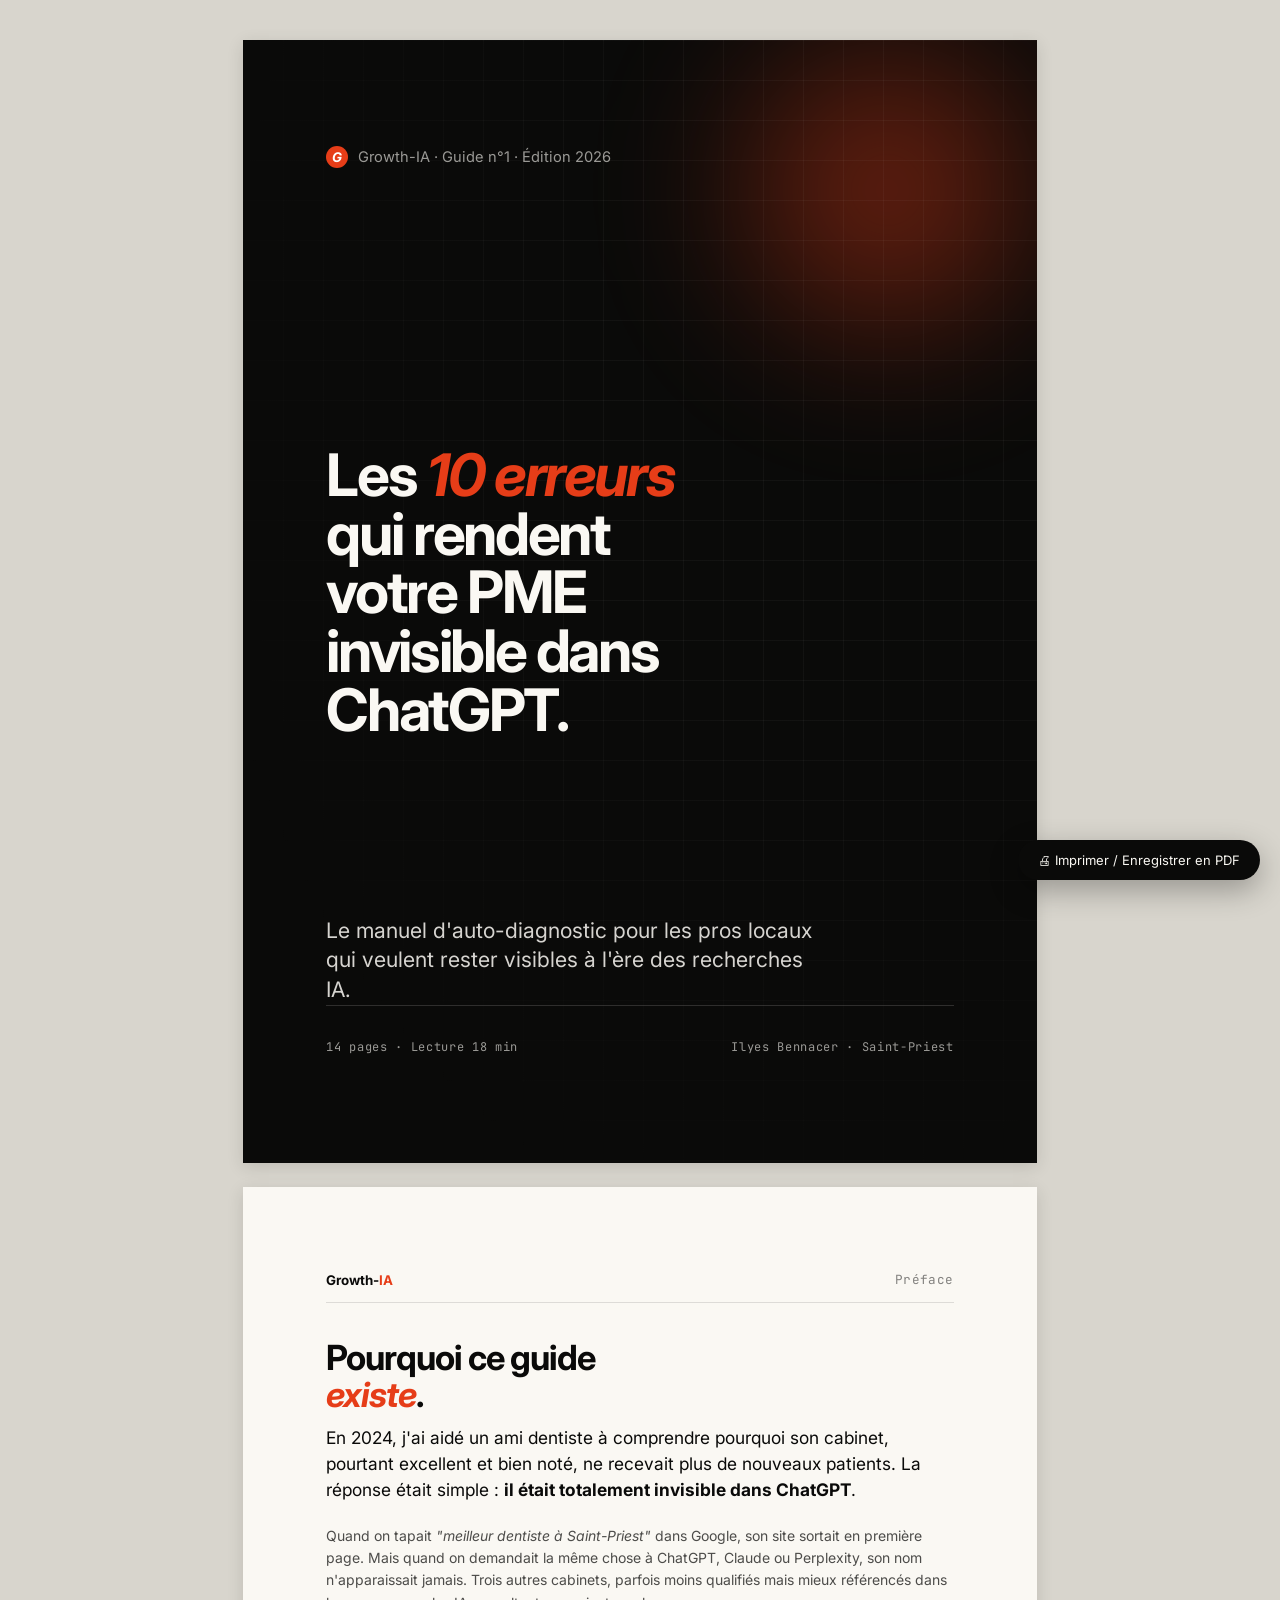
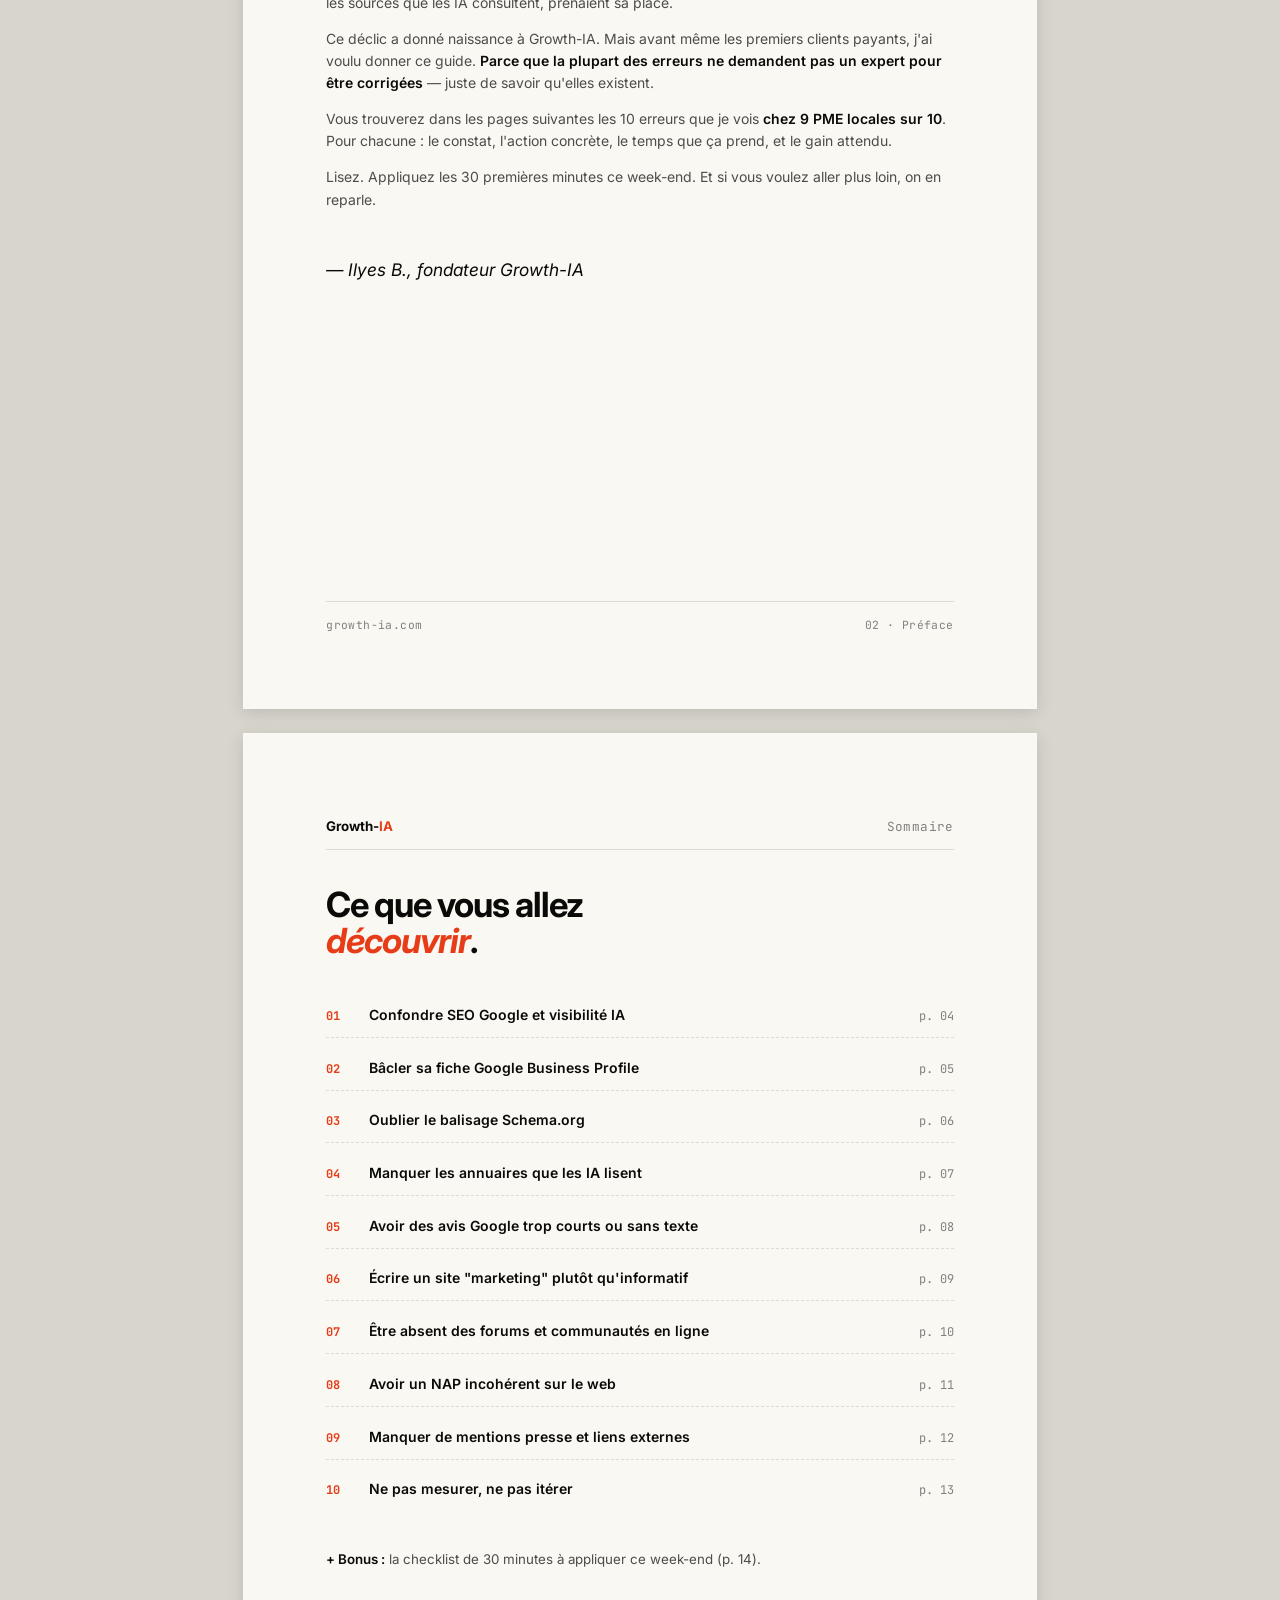
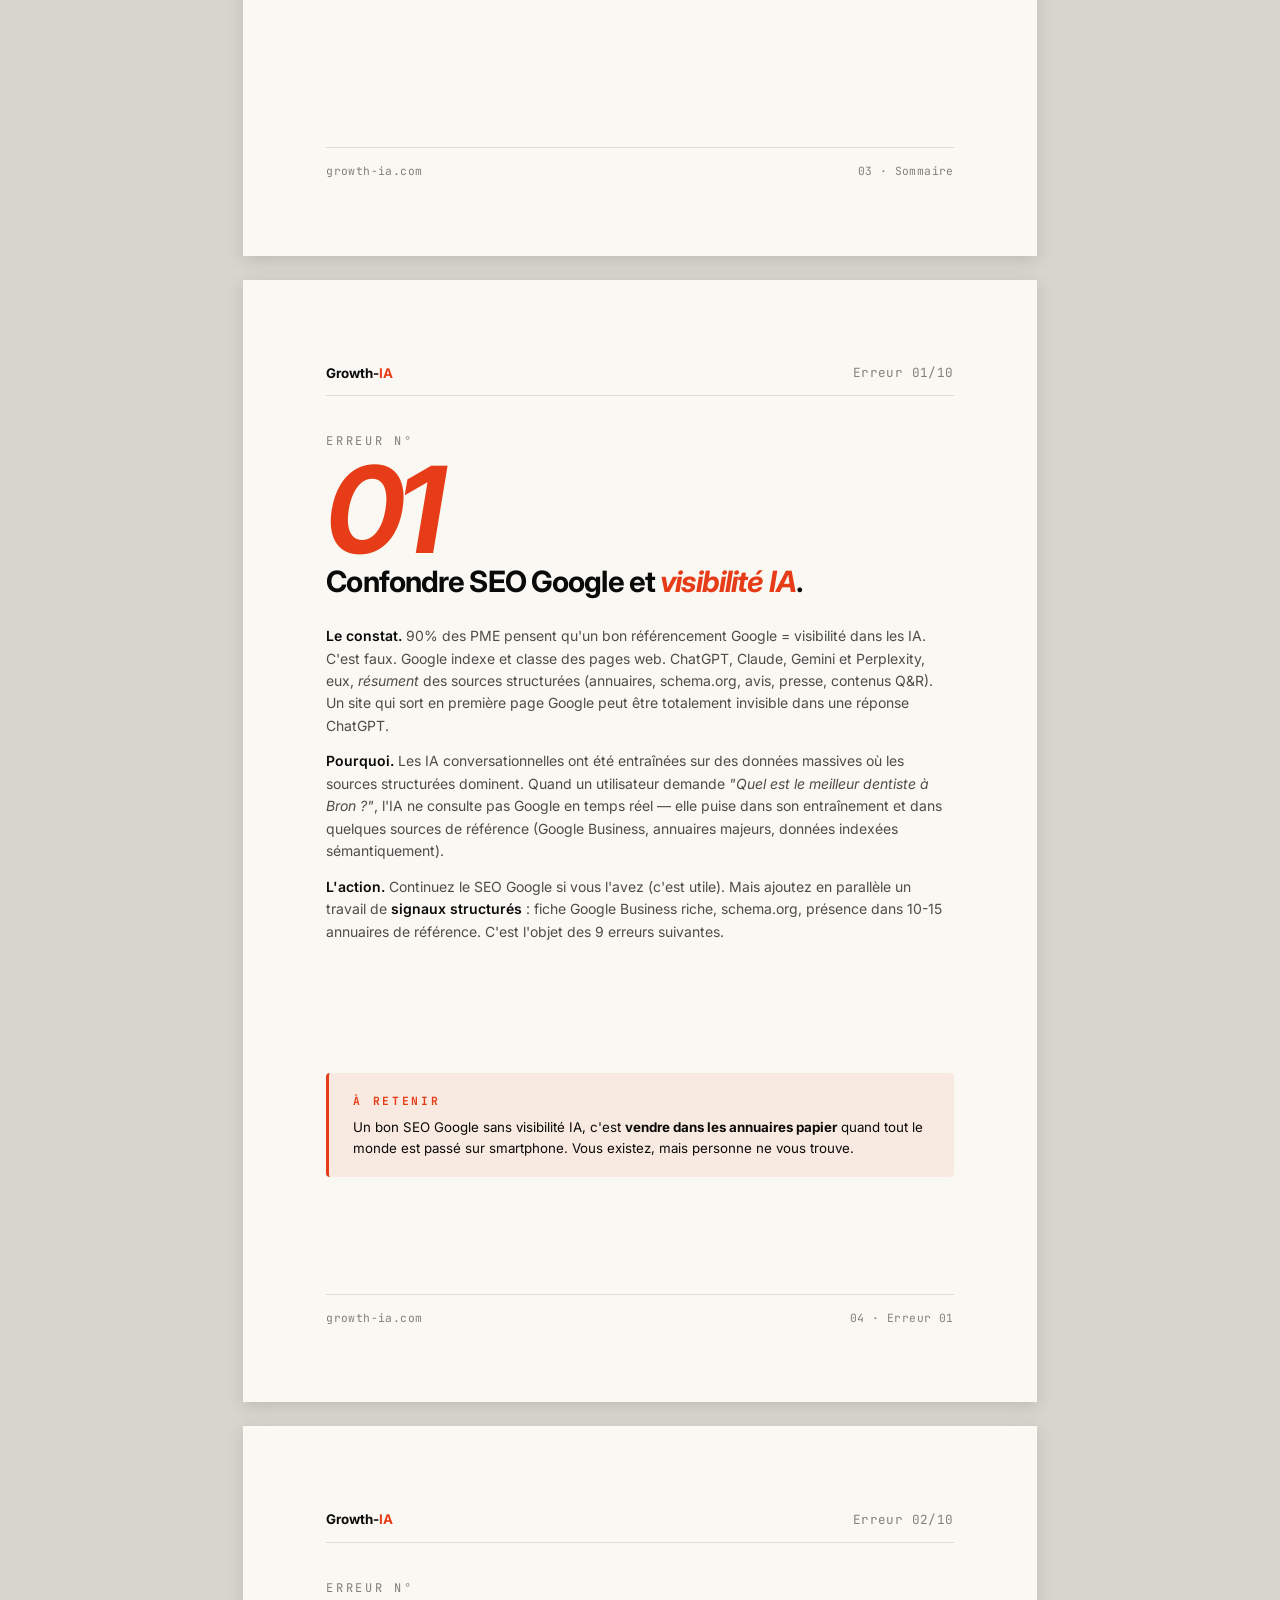
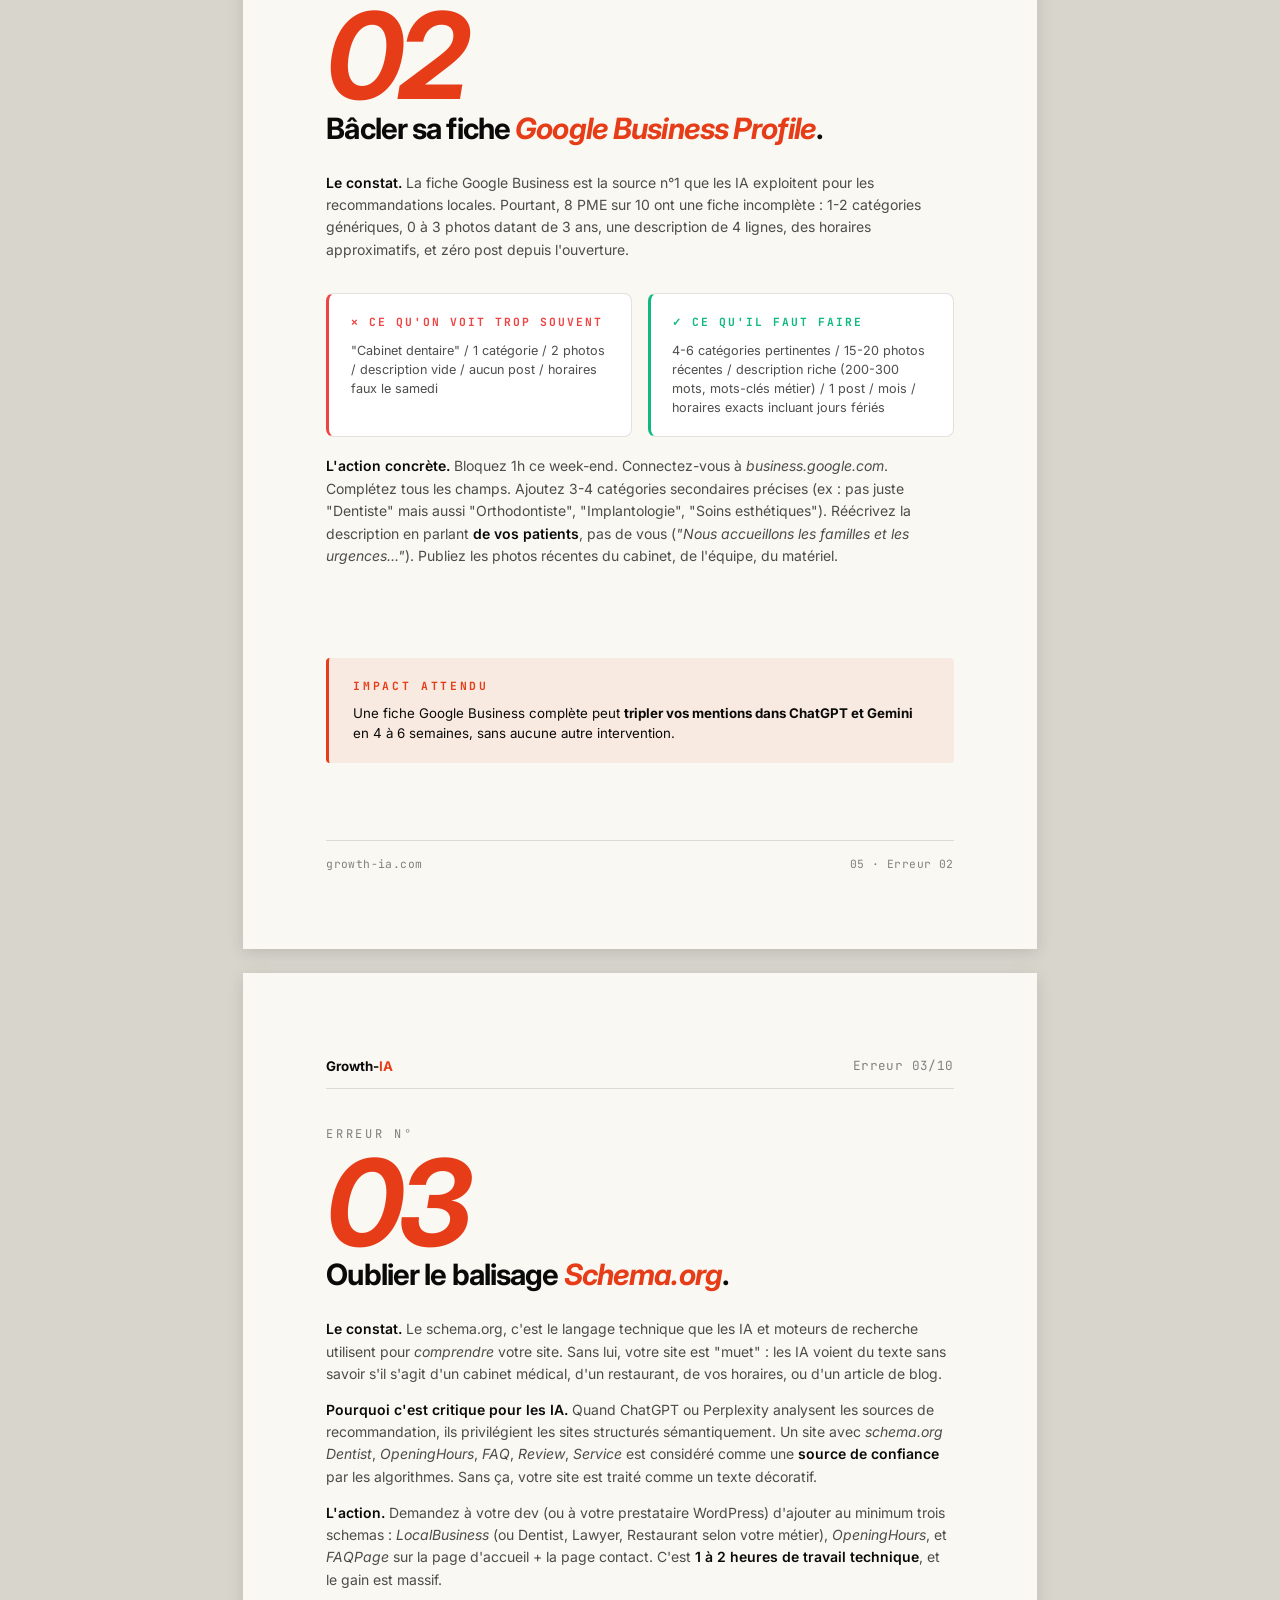
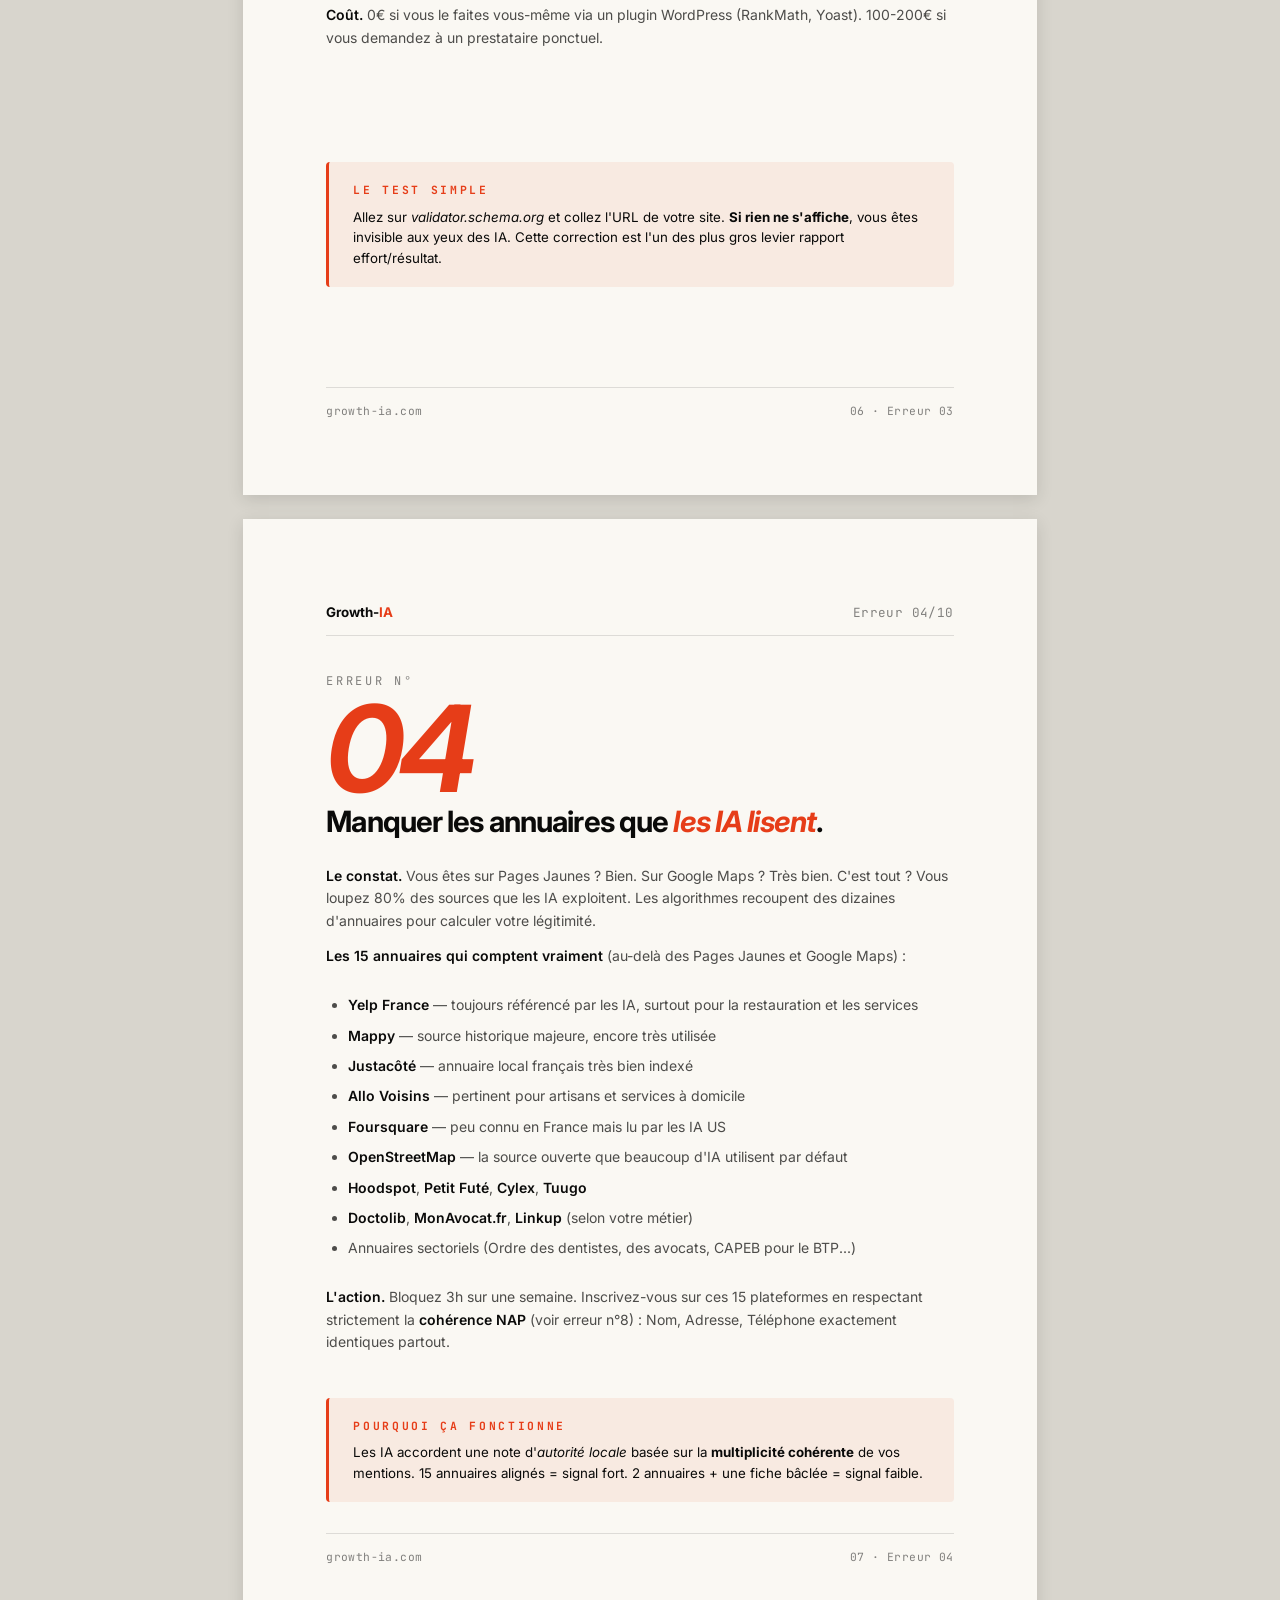
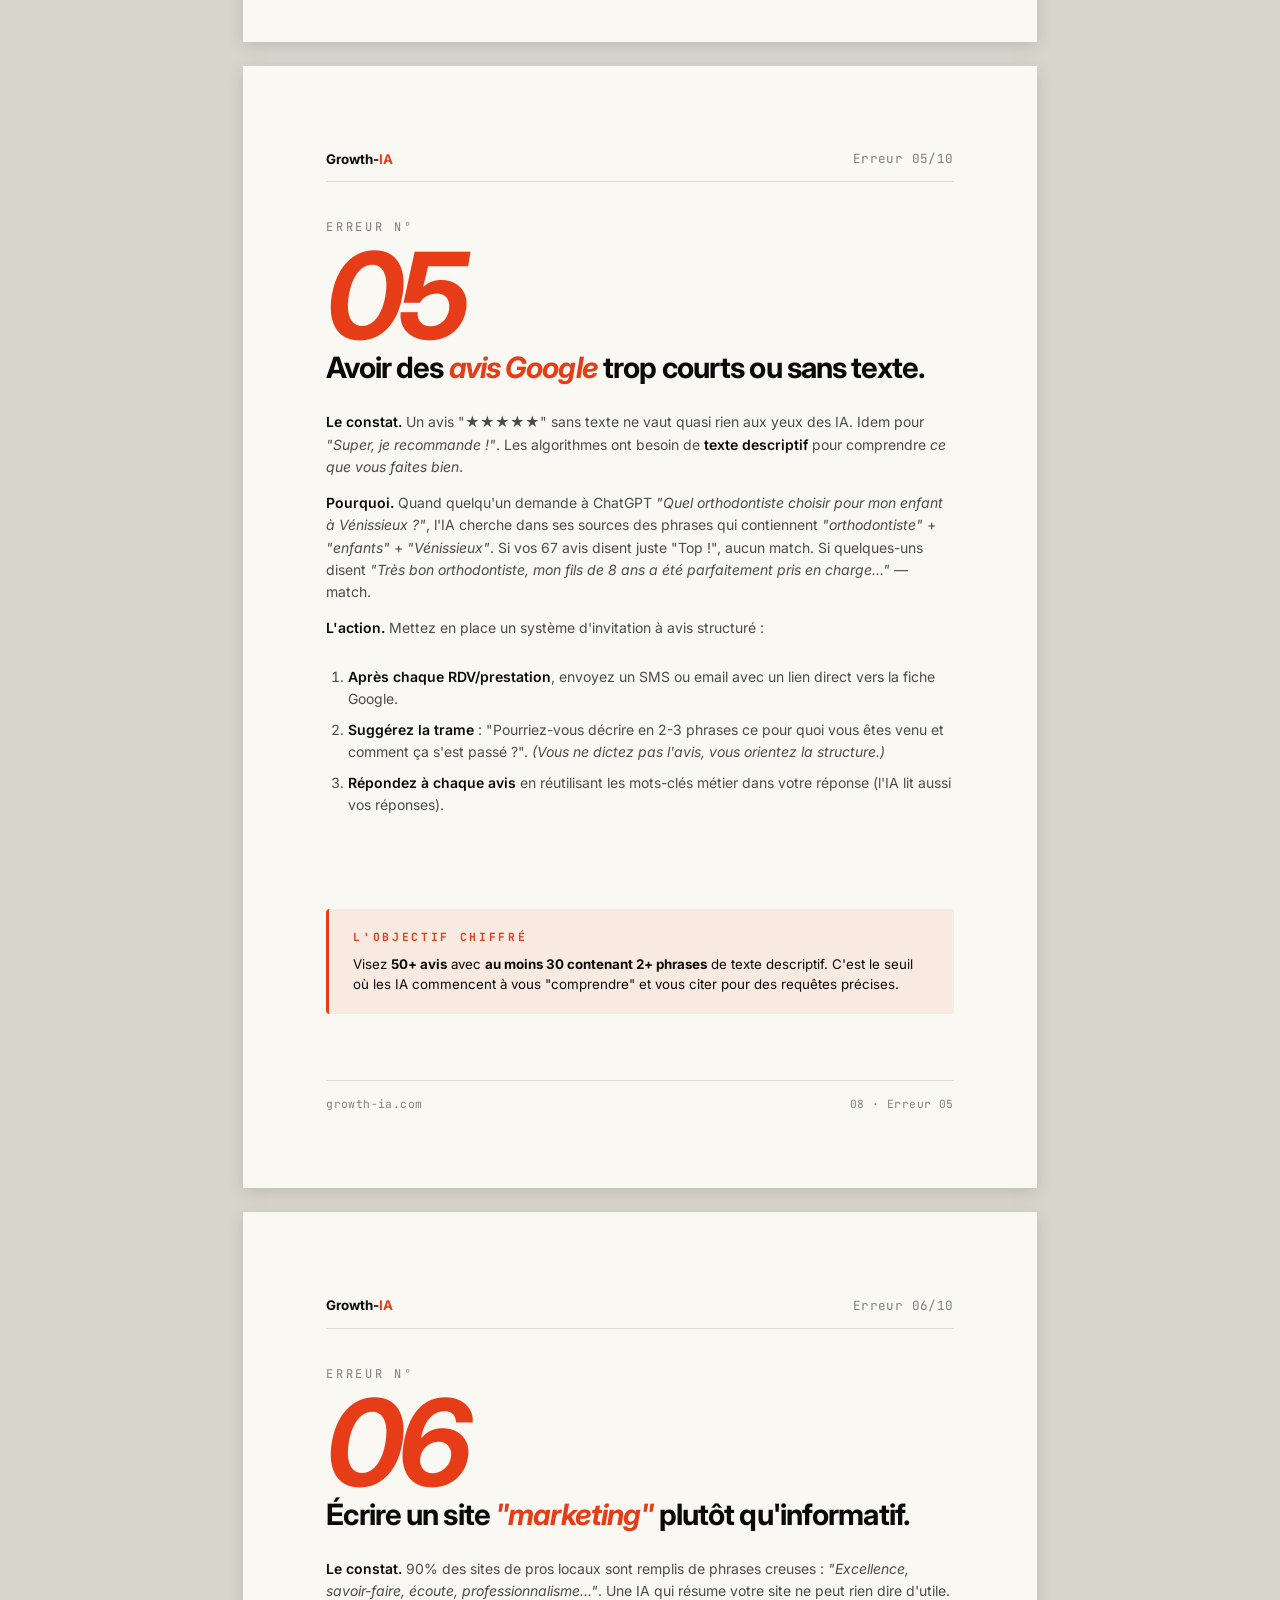
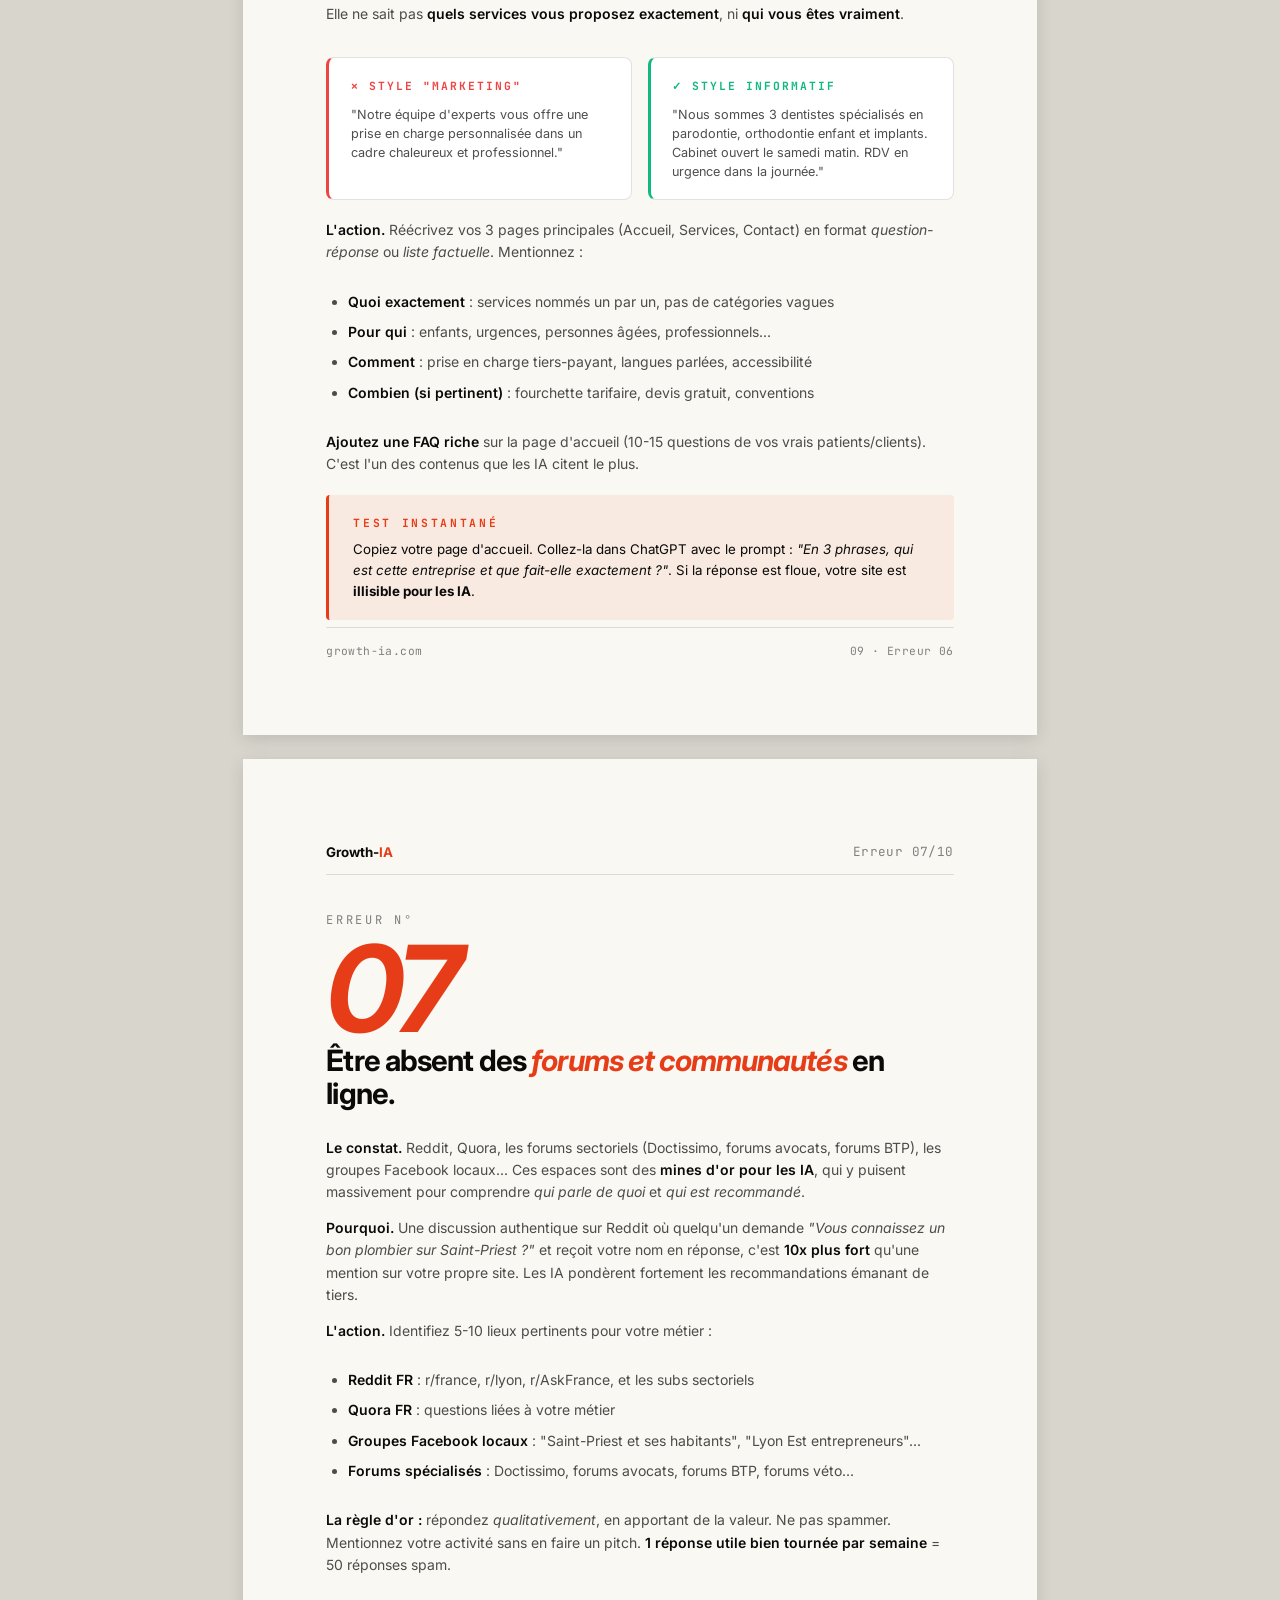
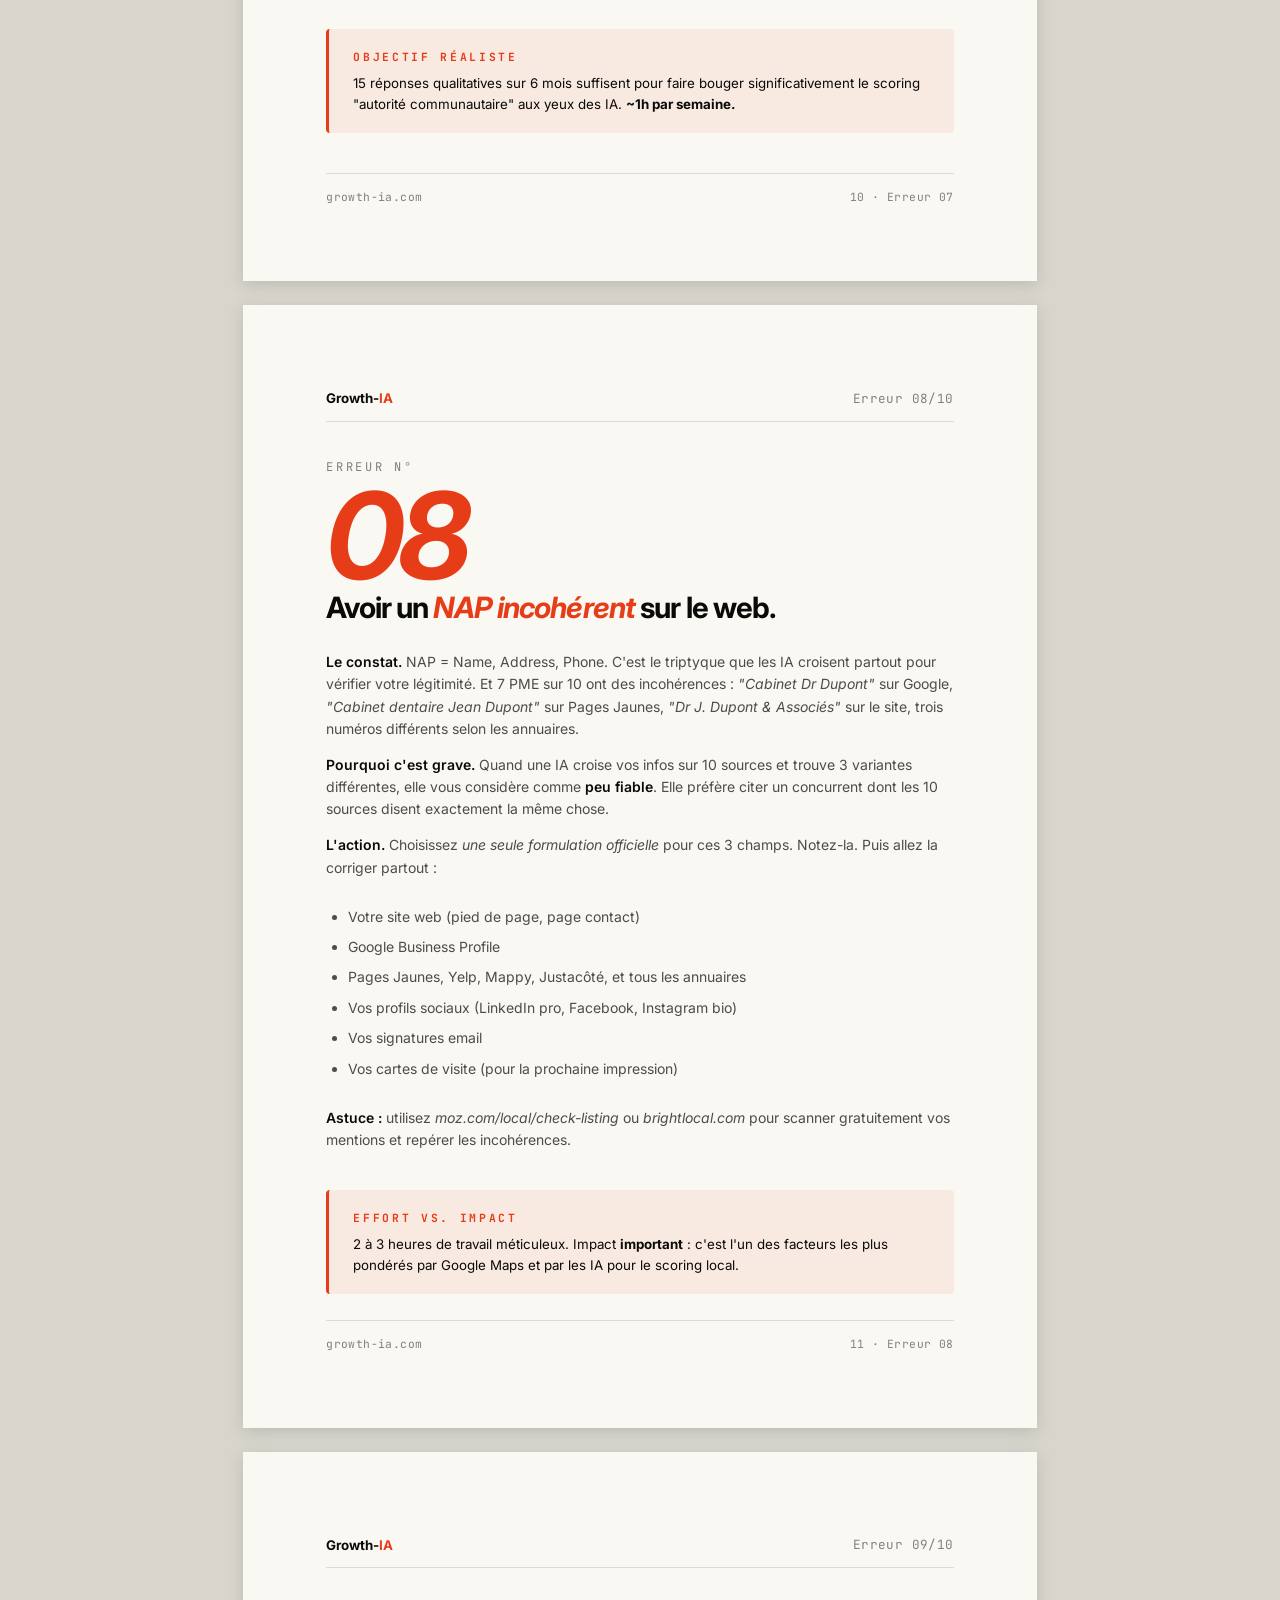
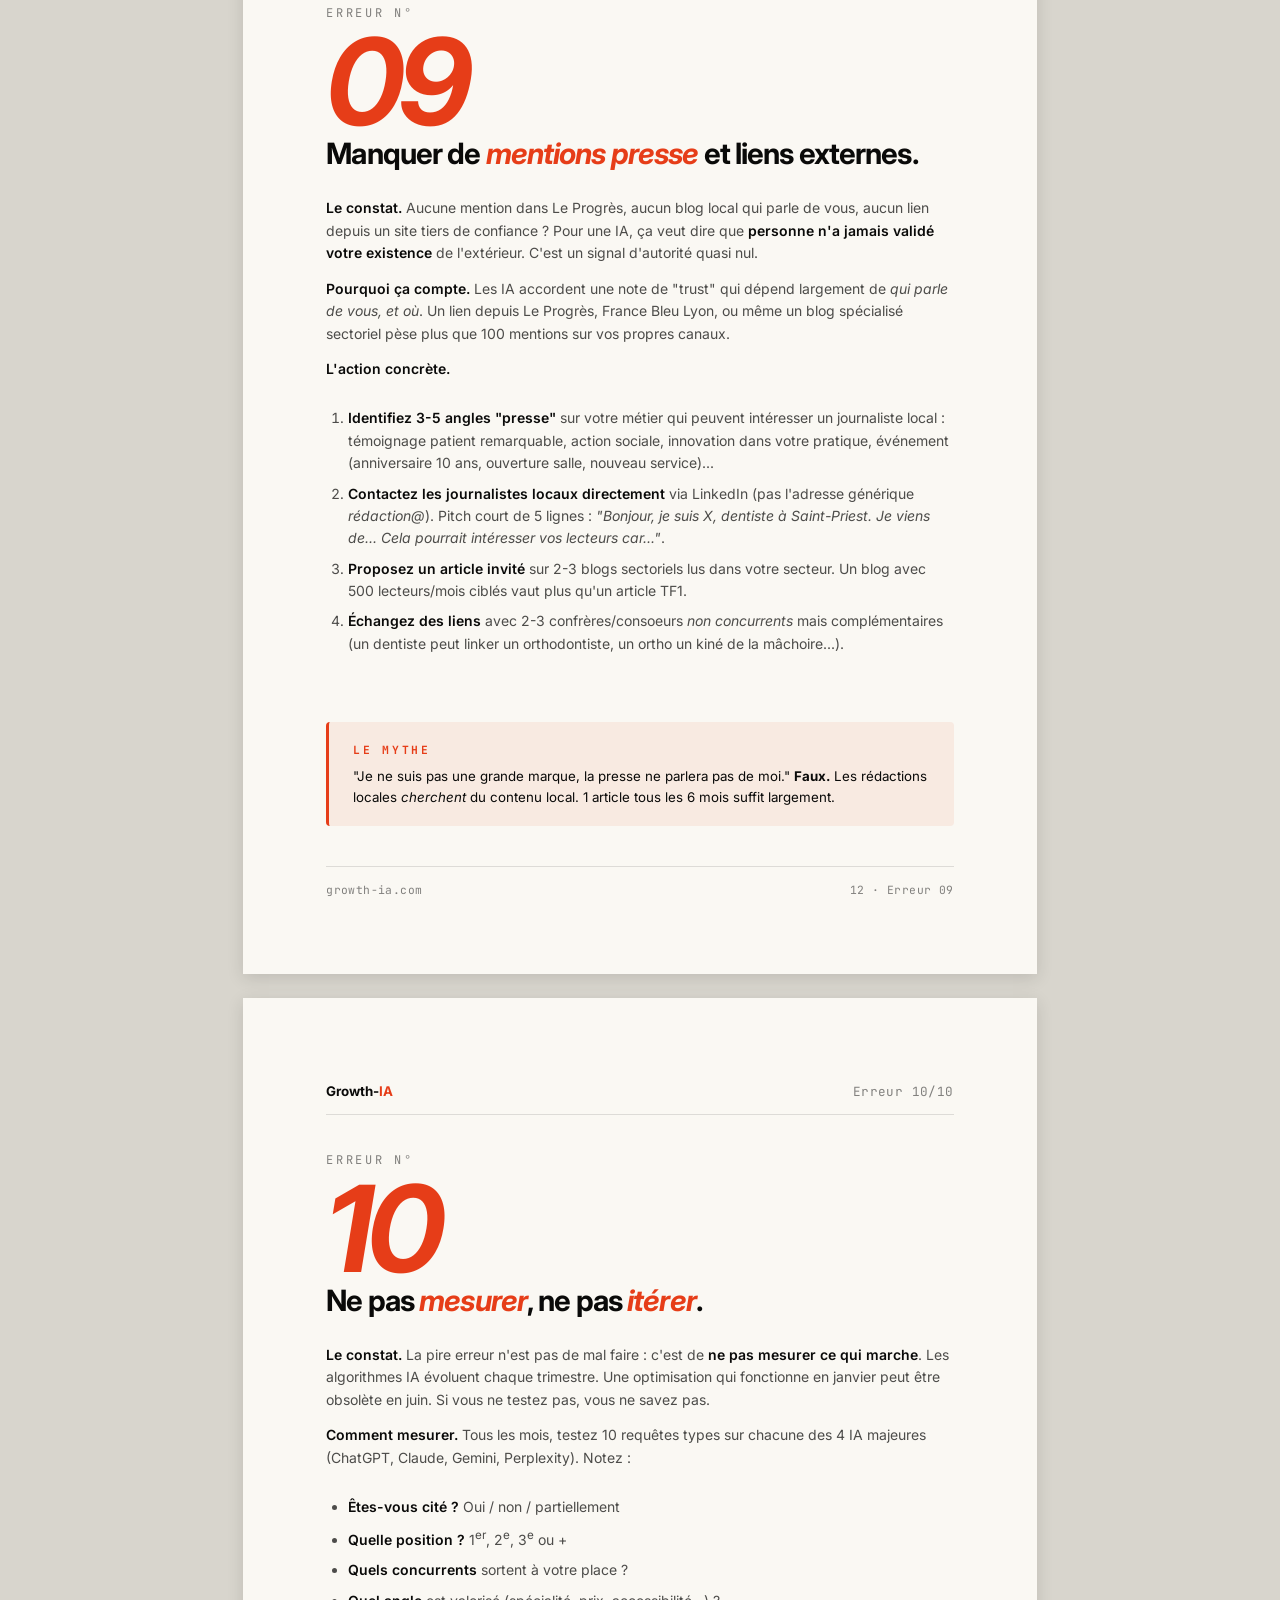
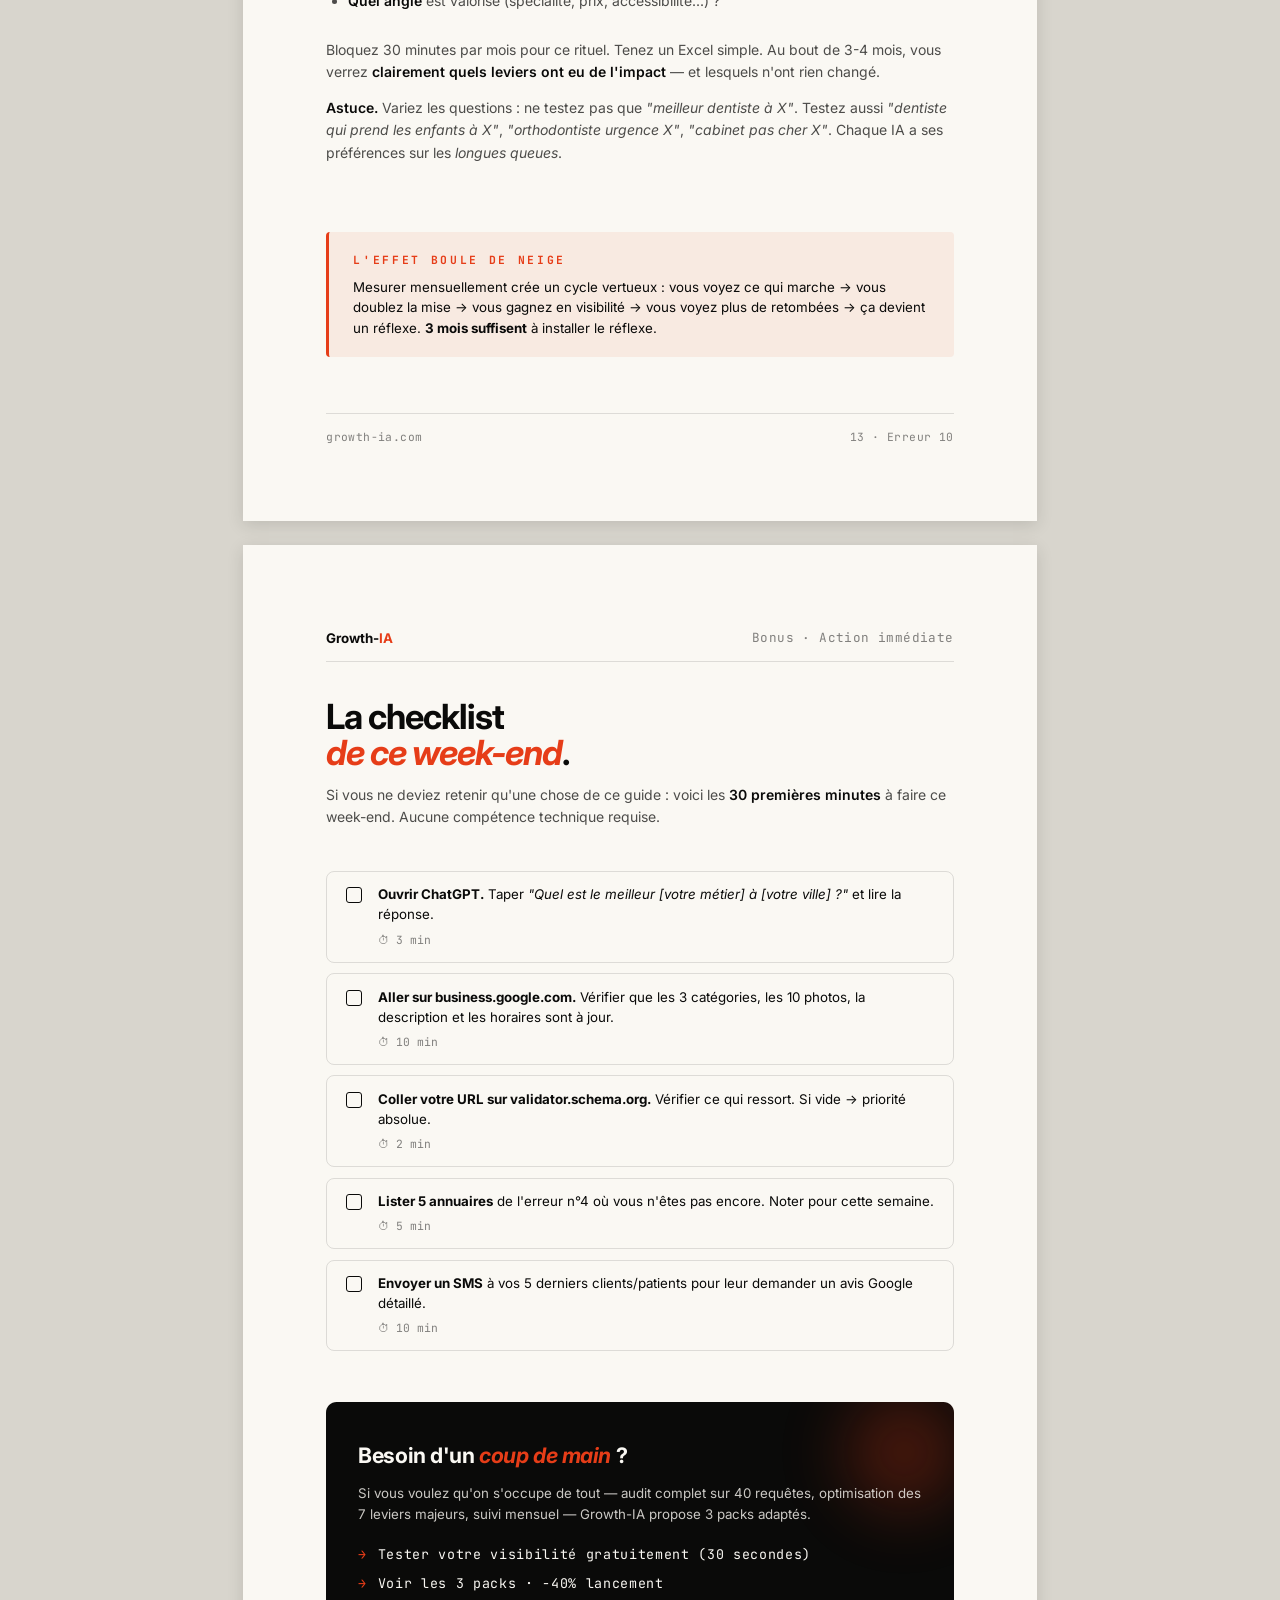
<file: guide-10-erreurs.html>
<!DOCTYPE html>
<html lang="fr">
<head>
<meta charset="UTF-8">
<title>Les 10 erreurs qui rendent votre PME invisible dans ChatGPT · Growth-IA</title>
<link rel="preconnect" href="https://fonts.googleapis.com">
<link rel="preconnect" href="https://fonts.gstatic.com" crossorigin>
<link href="https://fonts.googleapis.com/css2?family=Inter:wght@300;400;500;600;700;800&family=JetBrains+Mono:wght@400;500&display=swap" rel="stylesheet">
<style>
  :root {
    --paper: #faf8f3;
    --ink: #0a0a09;
    --ink-soft: rgba(10,10,9,0.72);
    --ink-mute: rgba(10,10,9,0.5);
    --accent: #e63d18;
    --accent-soft: rgba(230,61,24,0.08);
    --border: rgba(10,10,9,0.12);
    --bg-card: #fff;
  }
  * { box-sizing: border-box; margin: 0; padding: 0; }
  html, body { background: #d8d5cd; color: var(--ink); font-family: 'Inter', sans-serif; line-height: 1.55; }
  body { padding: 40px 20px; }

  /* A4 page */
  .page {
    width: 210mm;
    min-height: 297mm;
    max-width: 100%;
    margin: 0 auto 24px;
    background: var(--paper);
    padding: 22mm 22mm 20mm;
    position: relative;
    box-shadow: 0 4px 16px rgba(0,0,0,0.12);
    page-break-after: always;
    display: flex;
    flex-direction: column;
  }
  .page:last-child { page-break-after: avoid; margin-bottom: 0; }

  /* Header */
  .pg-header {
    display: flex;
    justify-content: space-between;
    align-items: center;
    padding-bottom: 12px;
    border-bottom: 1px solid var(--border);
    margin-bottom: 36px;
    font-family: 'JetBrains Mono', monospace;
    font-size: 9.5pt;
    color: var(--ink-mute);
    letter-spacing: 0.4px;
  }
  .pg-header .brand {
    font-family: 'Inter', sans-serif;
    font-weight: 700;
    color: var(--ink);
    letter-spacing: 0;
    text-transform: none;
    font-size: 10pt;
  }
  .pg-header .brand .dot { color: var(--accent); }
  .pg-footer {
    margin-top: auto;
    padding-top: 14px;
    border-top: 1px solid var(--border);
    display: flex;
    justify-content: space-between;
    font-family: 'JetBrains Mono', monospace;
    font-size: 8.5pt;
    color: var(--ink-mute);
    letter-spacing: 0.4px;
  }

  /* Typography */
  h1, h2, h3, h4 { font-weight: 700; color: var(--ink); letter-spacing: -0.02em; }
  h1 { font-size: 44pt; line-height: 1; letter-spacing: -0.04em; }
  h1 em { font-style: italic; color: var(--accent); font-weight: 700; }
  h2 { font-size: 26pt; line-height: 1.05; margin-bottom: 10pt; letter-spacing: -0.03em; }
  h2 em { font-style: italic; color: var(--accent); }
  h3 { font-size: 14pt; margin-bottom: 8pt; }
  h4 { font-size: 11pt; text-transform: uppercase; letter-spacing: 1.4pt; color: var(--accent); margin-bottom: 8pt; font-weight: 700; }
  p { font-size: 10.5pt; line-height: 1.6; color: var(--ink-soft); margin-bottom: 10pt; }
  p strong { color: var(--ink); font-weight: 600; }
  p em { font-style: italic; }
  ul, ol { margin: 10pt 0 14pt 16pt; }
  li { font-size: 10.5pt; line-height: 1.6; color: var(--ink-soft); margin-bottom: 6pt; }
  li strong { color: var(--ink); font-weight: 600; }
  .lead { font-size: 13pt; line-height: 1.5; color: var(--ink); font-weight: 400; margin-bottom: 16pt; }
  .lead strong { font-weight: 700; }

  /* Cover */
  .cover {
    background: var(--ink);
    color: var(--paper);
    padding: 0;
    overflow: hidden;
  }
  .cover-inner {
    padding: 28mm 22mm;
    flex: 1;
    display: flex;
    flex-direction: column;
    position: relative;
  }
  .cover-bg {
    position: absolute;
    inset: 0;
    background-image:
      linear-gradient(rgba(250,248,243,0.04) 1px, transparent 1px),
      linear-gradient(90deg, rgba(250,248,243,0.04) 1px, transparent 1px);
    background-size: 40px 40px;
    mask-image: radial-gradient(ellipse at 70% 30%, black 30%, transparent 80%);
    pointer-events: none;
  }
  .cover-orb {
    position: absolute;
    top: -100px; right: -100px;
    width: 500px; height: 500px;
    background: radial-gradient(circle, var(--accent), transparent 60%);
    border-radius: 50%;
    filter: blur(60px);
    opacity: 0.5;
  }
  .cover h1 { color: var(--paper); margin: auto 0; }
  .cover h1 em { color: var(--accent); }
  .cover-eyebrow {
    font-family: 'JetBrains Mono', monospace;
    font-size: 10pt;
    letter-spacing: 2pt;
    color: var(--accent);
    text-transform: uppercase;
    margin-bottom: 16pt;
    position: relative;
    z-index: 1;
  }
  .cover-eyebrow .dot {
    display: inline-block;
    width: 8px; height: 8px;
    background: var(--accent);
    border-radius: 50%;
    margin-right: 10pt;
    vertical-align: middle;
  }
  .cover-meta {
    display: flex;
    justify-content: space-between;
    font-family: 'JetBrains Mono', monospace;
    font-size: 9pt;
    color: rgba(250,248,243,0.6);
    letter-spacing: 0.5pt;
    padding-top: 24pt;
    border-top: 1px solid rgba(250,248,243,0.15);
    position: relative;
    z-index: 1;
  }
  .cover-sub {
    font-size: 16pt;
    color: rgba(250,248,243,0.85);
    margin-top: 28pt;
    line-height: 1.4;
    max-width: 80%;
    position: relative;
    z-index: 1;
  }
  .cover-brand {
    font-family: 'Inter', sans-serif;
    font-size: 11pt;
    color: rgba(250,248,243,0.6);
    margin-bottom: auto;
    position: relative;
    z-index: 1;
    display: flex;
    align-items: center;
    gap: 10px;
  }
  .cover-brand-logo {
    width: 22px; height: 22px;
    background: var(--accent);
    border-radius: 50%;
    display: inline-flex;
    align-items: center;
    justify-content: center;
    color: white;
    font-weight: 700;
    font-size: 10pt;
    font-style: italic;
    font-family: 'Inter', sans-serif;
  }

  /* Error pages */
  .err-num {
    font-family: 'Inter', sans-serif;
    font-size: 90pt;
    font-weight: 700;
    line-height: 0.85;
    letter-spacing: -0.05em;
    color: var(--accent);
    font-style: italic;
    margin-bottom: 4pt;
  }
  .err-label {
    font-family: 'JetBrains Mono', monospace;
    font-size: 9pt;
    letter-spacing: 2pt;
    text-transform: uppercase;
    color: var(--ink-mute);
    margin-bottom: 6pt;
  }
  .err-title {
    font-family: 'Inter', sans-serif;
    font-size: 22pt;
    font-weight: 700;
    line-height: 1.1;
    letter-spacing: -0.03em;
    margin-bottom: 20pt;
    color: var(--ink);
  }
  .err-title em { font-style: italic; color: var(--accent); font-weight: 700; }
  .err-callout {
    margin-top: auto;
    background: var(--accent-soft);
    border-left: 3px solid var(--accent);
    padding: 14pt 18pt;
    border-radius: 4px;
  }
  .err-callout .lbl {
    font-family: 'JetBrains Mono', monospace;
    font-size: 8.5pt;
    letter-spacing: 2pt;
    text-transform: uppercase;
    color: var(--accent);
    font-weight: 700;
    margin-bottom: 6pt;
  }
  .err-callout p {
    font-size: 10pt;
    margin-bottom: 0;
    color: var(--ink);
    line-height: 1.55;
  }
  .err-callout p strong { color: var(--ink); font-weight: 700; }

  .err-grid {
    display: grid;
    grid-template-columns: 1fr 1fr;
    gap: 12pt;
    margin: 14pt 0;
  }
  .err-card {
    background: var(--bg-card);
    border: 1px solid var(--border);
    border-radius: 6pt;
    padding: 14pt 16pt;
  }
  .err-card.bad { border-left: 3px solid #ef4444; }
  .err-card.good { border-left: 3px solid #10b981; }
  .err-card h5 {
    font-family: 'JetBrains Mono', monospace;
    font-size: 8.5pt;
    letter-spacing: 1.5pt;
    text-transform: uppercase;
    margin-bottom: 8pt;
  }
  .err-card.bad h5 { color: #ef4444; }
  .err-card.good h5 { color: #10b981; }
  .err-card p { font-size: 9.5pt; margin-bottom: 0; line-height: 1.5; }

  /* Final pages */
  .checklist { margin: 16pt 0; }
  .checklist-item {
    display: flex;
    gap: 12pt;
    padding: 10pt 14pt;
    border: 1px solid var(--border);
    border-radius: 6pt;
    margin-bottom: 8pt;
    align-items: flex-start;
  }
  .checklist-item .box {
    width: 16px; height: 16px;
    border: 1.5px solid var(--ink);
    border-radius: 3px;
    flex-shrink: 0;
    margin-top: 2px;
  }
  .checklist-item .txt { font-size: 10pt; line-height: 1.5; color: var(--ink); }
  .checklist-item .txt strong { font-weight: 700; }
  .checklist-item .time {
    font-family: 'JetBrains Mono', monospace;
    font-size: 8.5pt;
    color: var(--ink-mute);
    margin-top: 4pt;
  }

  .cta-box {
    background: var(--ink);
    color: var(--paper);
    padding: 28pt 24pt;
    border-radius: 8pt;
    margin-top: 14pt;
    position: relative;
    overflow: hidden;
  }
  .cta-box::before {
    content: '';
    position: absolute;
    top: -50px; right: -50px;
    width: 200px; height: 200px;
    background: radial-gradient(circle, var(--accent), transparent 60%);
    border-radius: 50%;
    opacity: 0.4;
    filter: blur(30px);
  }
  .cta-box h3 { color: var(--paper); margin-bottom: 8pt; font-size: 16pt; position: relative; }
  .cta-box h3 em { font-style: italic; color: var(--accent); }
  .cta-box p { color: rgba(250,248,243,0.8); margin-bottom: 14pt; font-size: 10pt; position: relative; }
  .cta-box .links {
    display: flex;
    flex-direction: column;
    gap: 6pt;
    position: relative;
  }
  .cta-box .links a {
    color: var(--paper);
    font-size: 10pt;
    text-decoration: none;
    font-family: 'JetBrains Mono', monospace;
    letter-spacing: 0.5pt;
    display: flex;
    align-items: center;
    gap: 8pt;
  }
  .cta-box .links a::before {
    content: '→';
    color: var(--accent);
    font-weight: 700;
  }

  .toc-list { margin: 16pt 0 0; padding-left: 0; list-style: none; }
  .toc-list li {
    display: flex;
    align-items: baseline;
    padding: 8pt 0;
    border-bottom: 1px dashed var(--border);
    font-size: 10.5pt;
    color: var(--ink);
  }
  .toc-list li:last-child { border-bottom: none; }
  .toc-list .num {
    font-family: 'JetBrains Mono', monospace;
    font-size: 9pt;
    color: var(--accent);
    font-weight: 700;
    min-width: 32pt;
  }
  .toc-list .title { flex: 1; font-weight: 600; }
  .toc-list .pg {
    font-family: 'JetBrains Mono', monospace;
    font-size: 9pt;
    color: var(--ink-mute);
  }

  /* PRINT */
  @media print {
    @page { size: A4; margin: 0; }
    html, body { background: white; padding: 0; }
    .page { box-shadow: none; margin: 0; width: 210mm; height: 297mm; padding: 22mm 22mm 20mm; }
    .no-print { display: none; }
  }

  /* Toolbar */
  .print-toolbar {
    position: fixed;
    bottom: 20px;
    right: 20px;
    background: var(--ink);
    color: var(--paper);
    padding: 12px 20px;
    border-radius: 100px;
    box-shadow: 0 10px 30px rgba(0,0,0,0.3);
    font-family: 'Inter', sans-serif;
    font-size: 13px;
    cursor: pointer;
    border: none;
    display: flex;
    align-items: center;
    gap: 10px;
    z-index: 1000;
  }
  .print-toolbar:hover { background: var(--accent); }
</style>
</head>
<body>

<!-- COVER -->
<div class="page cover">
  <div class="cover-orb"></div>
  <div class="cover-bg"></div>
  <div class="cover-inner">
    <div class="cover-brand">
      <span class="cover-brand-logo">G</span>
      <span>Growth-IA · Guide n°1 · Édition 2026</span>
    </div>

    <h1>Les <em>10 erreurs</em><br>qui rendent<br>votre PME<br>invisible dans<br>ChatGPT.</h1>

    <div class="cover-sub">Le manuel d'auto-diagnostic pour les pros locaux qui veulent rester visibles à l'ère des recherches IA.</div>

    <div class="cover-meta">
      <span>14 pages · Lecture 18 min</span>
      <span>Ilyes Bennacer · Saint-Priest</span>
    </div>
  </div>
</div>

<!-- PAGE 2 — PRÉFACE -->
<div class="page">
  <div class="pg-header">
    <span class="brand">Growth-<span class="dot">IA</span></span>
    <span>Préface</span>
  </div>

  <h2>Pourquoi ce guide<br><em>existe</em>.</h2>

  <p class="lead">En 2024, j'ai aidé un ami dentiste à comprendre pourquoi son cabinet, pourtant excellent et bien noté, ne recevait plus de nouveaux patients. La réponse était simple : <strong>il était totalement invisible dans ChatGPT</strong>.</p>

  <p>Quand on tapait <em>"meilleur dentiste à Saint-Priest"</em> dans Google, son site sortait en première page. Mais quand on demandait la même chose à ChatGPT, Claude ou Perplexity, son nom n'apparaissait jamais. Trois autres cabinets, parfois moins qualifiés mais mieux référencés dans les sources que les IA consultent, prenaient sa place.</p>

  <p>Ce déclic a donné naissance à Growth-IA. Mais avant même les premiers clients payants, j'ai voulu donner ce guide. <strong>Parce que la plupart des erreurs ne demandent pas un expert pour être corrigées</strong> — juste de savoir qu'elles existent.</p>

  <p>Vous trouverez dans les pages suivantes les 10 erreurs que je vois <strong>chez 9 PME locales sur 10</strong>. Pour chacune : le constat, l'action concrète, le temps que ça prend, et le gain attendu.</p>

  <p>Lisez. Appliquez les 30 premières minutes ce week-end. Et si vous voulez aller plus loin, on en reparle.</p>

  <p style="margin-top: 24pt; font-style: italic; font-size: 13pt; color: var(--ink);">— Ilyes B., fondateur Growth-IA</p>

  <div class="pg-footer">
    <span>growth-ia.com</span>
    <span>02 · Préface</span>
  </div>
</div>

<!-- PAGE 3 — SOMMAIRE -->
<div class="page">
  <div class="pg-header">
    <span class="brand">Growth-<span class="dot">IA</span></span>
    <span>Sommaire</span>
  </div>

  <h2>Ce que vous allez<br><em>découvrir</em>.</h2>

  <ol class="toc-list">
    <li><span class="num">01</span> <span class="title">Confondre SEO Google et visibilité IA</span> <span class="pg">p. 04</span></li>
    <li><span class="num">02</span> <span class="title">Bâcler sa fiche Google Business Profile</span> <span class="pg">p. 05</span></li>
    <li><span class="num">03</span> <span class="title">Oublier le balisage Schema.org</span> <span class="pg">p. 06</span></li>
    <li><span class="num">04</span> <span class="title">Manquer les annuaires que les IA lisent</span> <span class="pg">p. 07</span></li>
    <li><span class="num">05</span> <span class="title">Avoir des avis Google trop courts ou sans texte</span> <span class="pg">p. 08</span></li>
    <li><span class="num">06</span> <span class="title">Écrire un site "marketing" plutôt qu'informatif</span> <span class="pg">p. 09</span></li>
    <li><span class="num">07</span> <span class="title">Être absent des forums et communautés en ligne</span> <span class="pg">p. 10</span></li>
    <li><span class="num">08</span> <span class="title">Avoir un NAP incohérent sur le web</span> <span class="pg">p. 11</span></li>
    <li><span class="num">09</span> <span class="title">Manquer de mentions presse et liens externes</span> <span class="pg">p. 12</span></li>
    <li><span class="num">10</span> <span class="title">Ne pas mesurer, ne pas itérer</span> <span class="pg">p. 13</span></li>
  </ol>

  <p style="margin-top: 22pt; font-size: 10pt;"><strong>+ Bonus :</strong> la checklist de 30 minutes à appliquer ce week-end (p. 14).</p>

  <div class="pg-footer">
    <span>growth-ia.com</span>
    <span>03 · Sommaire</span>
  </div>
</div>

<!-- PAGE 4 — ERREUR 1 -->
<div class="page">
  <div class="pg-header">
    <span class="brand">Growth-<span class="dot">IA</span></span>
    <span>Erreur 01/10</span>
  </div>
  <div class="err-label">Erreur n°</div>
  <div class="err-num">01</div>
  <h3 class="err-title">Confondre SEO Google et <em>visibilité IA</em>.</h3>

  <p><strong>Le constat.</strong> 90% des PME pensent qu'un bon référencement Google = visibilité dans les IA. C'est faux. Google indexe et classe des pages web. ChatGPT, Claude, Gemini et Perplexity, eux, <em>résument</em> des sources structurées (annuaires, schema.org, avis, presse, contenus Q&amp;R). Un site qui sort en première page Google peut être totalement invisible dans une réponse ChatGPT.</p>

  <p><strong>Pourquoi.</strong> Les IA conversationnelles ont été entraînées sur des données massives où les sources structurées dominent. Quand un utilisateur demande <em>"Quel est le meilleur dentiste à Bron ?"</em>, l'IA ne consulte pas Google en temps réel — elle puise dans son entraînement et dans quelques sources de référence (Google Business, annuaires majeurs, données indexées sémantiquement).</p>

  <p><strong>L'action.</strong> Continuez le SEO Google si vous l'avez (c'est utile). Mais ajoutez en parallèle un travail de <strong>signaux structurés</strong> : fiche Google Business riche, schema.org, présence dans 10-15 annuaires de référence. C'est l'objet des 9 erreurs suivantes.</p>

  <div class="err-callout">
    <div class="lbl">À retenir</div>
    <p>Un bon SEO Google sans visibilité IA, c'est <strong>vendre dans les annuaires papier</strong> quand tout le monde est passé sur smartphone. Vous existez, mais personne ne vous trouve.</p>
  </div>

  <div class="pg-footer">
    <span>growth-ia.com</span>
    <span>04 · Erreur 01</span>
  </div>
</div>

<!-- PAGE 5 — ERREUR 2 -->
<div class="page">
  <div class="pg-header">
    <span class="brand">Growth-<span class="dot">IA</span></span>
    <span>Erreur 02/10</span>
  </div>
  <div class="err-label">Erreur n°</div>
  <div class="err-num">02</div>
  <h3 class="err-title">Bâcler sa fiche <em>Google Business Profile</em>.</h3>

  <p><strong>Le constat.</strong> La fiche Google Business est la source n°1 que les IA exploitent pour les recommandations locales. Pourtant, 8 PME sur 10 ont une fiche incomplète : 1-2 catégories génériques, 0 à 3 photos datant de 3 ans, une description de 4 lignes, des horaires approximatifs, et zéro post depuis l'ouverture.</p>

  <div class="err-grid">
    <div class="err-card bad">
      <h5>✕ Ce qu'on voit trop souvent</h5>
      <p>"Cabinet dentaire" / 1 catégorie / 2 photos / description vide / aucun post / horaires faux le samedi</p>
    </div>
    <div class="err-card good">
      <h5>✓ Ce qu'il faut faire</h5>
      <p>4-6 catégories pertinentes / 15-20 photos récentes / description riche (200-300 mots, mots-clés métier) / 1 post / mois / horaires exacts incluant jours fériés</p>
    </div>
  </div>

  <p><strong>L'action concrète.</strong> Bloquez 1h ce week-end. Connectez-vous à <em>business.google.com</em>. Complétez tous les champs. Ajoutez 3-4 catégories secondaires précises (ex : pas juste "Dentiste" mais aussi "Orthodontiste", "Implantologie", "Soins esthétiques"). Réécrivez la description en parlant <strong>de vos patients</strong>, pas de vous (<em>"Nous accueillons les familles et les urgences..."</em>). Publiez les photos récentes du cabinet, de l'équipe, du matériel.</p>

  <div class="err-callout">
    <div class="lbl">Impact attendu</div>
    <p>Une fiche Google Business complète peut <strong>tripler vos mentions dans ChatGPT et Gemini</strong> en 4 à 6 semaines, sans aucune autre intervention.</p>
  </div>

  <div class="pg-footer">
    <span>growth-ia.com</span>
    <span>05 · Erreur 02</span>
  </div>
</div>

<!-- PAGE 6 — ERREUR 3 -->
<div class="page">
  <div class="pg-header">
    <span class="brand">Growth-<span class="dot">IA</span></span>
    <span>Erreur 03/10</span>
  </div>
  <div class="err-label">Erreur n°</div>
  <div class="err-num">03</div>
  <h3 class="err-title">Oublier le balisage <em>Schema.org</em>.</h3>

  <p><strong>Le constat.</strong> Le schema.org, c'est le langage technique que les IA et moteurs de recherche utilisent pour <em>comprendre</em> votre site. Sans lui, votre site est "muet" : les IA voient du texte sans savoir s'il s'agit d'un cabinet médical, d'un restaurant, de vos horaires, ou d'un article de blog.</p>

  <p><strong>Pourquoi c'est critique pour les IA.</strong> Quand ChatGPT ou Perplexity analysent les sources de recommandation, ils privilégient les sites structurés sémantiquement. Un site avec <em>schema.org Dentist</em>, <em>OpeningHours</em>, <em>FAQ</em>, <em>Review</em>, <em>Service</em> est considéré comme une <strong>source de confiance</strong> par les algorithmes. Sans ça, votre site est traité comme un texte décoratif.</p>

  <p><strong>L'action.</strong> Demandez à votre dev (ou à votre prestataire WordPress) d'ajouter au minimum trois schemas : <em>LocalBusiness</em> (ou Dentist, Lawyer, Restaurant selon votre métier), <em>OpeningHours</em>, et <em>FAQPage</em> sur la page d'accueil + la page contact. C'est <strong>1 à 2 heures de travail technique</strong>, et le gain est massif.</p>

  <p><strong>Coût.</strong> 0€ si vous le faites vous-même via un plugin WordPress (RankMath, Yoast). 100-200€ si vous demandez à un prestataire ponctuel.</p>

  <div class="err-callout">
    <div class="lbl">Le test simple</div>
    <p>Allez sur <em>validator.schema.org</em> et collez l'URL de votre site. <strong>Si rien ne s'affiche</strong>, vous êtes invisible aux yeux des IA. Cette correction est l'un des plus gros levier rapport effort/résultat.</p>
  </div>

  <div class="pg-footer">
    <span>growth-ia.com</span>
    <span>06 · Erreur 03</span>
  </div>
</div>

<!-- PAGE 7 — ERREUR 4 -->
<div class="page">
  <div class="pg-header">
    <span class="brand">Growth-<span class="dot">IA</span></span>
    <span>Erreur 04/10</span>
  </div>
  <div class="err-label">Erreur n°</div>
  <div class="err-num">04</div>
  <h3 class="err-title">Manquer les annuaires que <em>les IA lisent</em>.</h3>

  <p><strong>Le constat.</strong> Vous êtes sur Pages Jaunes ? Bien. Sur Google Maps ? Très bien. C'est tout ? Vous loupez 80% des sources que les IA exploitent. Les algorithmes recoupent des dizaines d'annuaires pour calculer votre légitimité.</p>

  <p><strong>Les 15 annuaires qui comptent vraiment</strong> (au-delà des Pages Jaunes et Google Maps) :</p>

  <ul>
    <li><strong>Yelp France</strong> — toujours référencé par les IA, surtout pour la restauration et les services</li>
    <li><strong>Mappy</strong> — source historique majeure, encore très utilisée</li>
    <li><strong>Justacôté</strong> — annuaire local français très bien indexé</li>
    <li><strong>Allo Voisins</strong> — pertinent pour artisans et services à domicile</li>
    <li><strong>Foursquare</strong> — peu connu en France mais lu par les IA US</li>
    <li><strong>OpenStreetMap</strong> — la source ouverte que beaucoup d'IA utilisent par défaut</li>
    <li><strong>Hoodspot</strong>, <strong>Petit Futé</strong>, <strong>Cylex</strong>, <strong>Tuugo</strong></li>
    <li><strong>Doctolib</strong>, <strong>MonAvocat.fr</strong>, <strong>Linkup</strong> (selon votre métier)</li>
    <li>Annuaires sectoriels (Ordre des dentistes, des avocats, CAPEB pour le BTP...)</li>
  </ul>

  <p><strong>L'action.</strong> Bloquez 3h sur une semaine. Inscrivez-vous sur ces 15 plateformes en respectant strictement la <strong>cohérence NAP</strong> (voir erreur n°8) : Nom, Adresse, Téléphone exactement identiques partout.</p>

  <div class="err-callout">
    <div class="lbl">Pourquoi ça fonctionne</div>
    <p>Les IA accordent une note d'<em>autorité locale</em> basée sur la <strong>multiplicité cohérente</strong> de vos mentions. 15 annuaires alignés = signal fort. 2 annuaires + une fiche bâclée = signal faible.</p>
  </div>

  <div class="pg-footer">
    <span>growth-ia.com</span>
    <span>07 · Erreur 04</span>
  </div>
</div>

<!-- PAGE 8 — ERREUR 5 -->
<div class="page">
  <div class="pg-header">
    <span class="brand">Growth-<span class="dot">IA</span></span>
    <span>Erreur 05/10</span>
  </div>
  <div class="err-label">Erreur n°</div>
  <div class="err-num">05</div>
  <h3 class="err-title">Avoir des <em>avis Google</em> trop courts ou sans texte.</h3>

  <p><strong>Le constat.</strong> Un avis "★★★★★" sans texte ne vaut quasi rien aux yeux des IA. Idem pour <em>"Super, je recommande !"</em>. Les algorithmes ont besoin de <strong>texte descriptif</strong> pour comprendre <em>ce que vous faites bien</em>.</p>

  <p><strong>Pourquoi.</strong> Quand quelqu'un demande à ChatGPT <em>"Quel orthodontiste choisir pour mon enfant à Vénissieux ?"</em>, l'IA cherche dans ses sources des phrases qui contiennent <em>"orthodontiste"</em> + <em>"enfants"</em> + <em>"Vénissieux"</em>. Si vos 67 avis disent juste "Top !", aucun match. Si quelques-uns disent <em>"Très bon orthodontiste, mon fils de 8 ans a été parfaitement pris en charge..."</em> — match.</p>

  <p><strong>L'action.</strong> Mettez en place un système d'invitation à avis structuré :</p>

  <ol>
    <li><strong>Après chaque RDV/prestation</strong>, envoyez un SMS ou email avec un lien direct vers la fiche Google.</li>
    <li><strong>Suggérez la trame</strong> : "Pourriez-vous décrire en 2-3 phrases ce pour quoi vous êtes venu et comment ça s'est passé ?". <em>(Vous ne dictez pas l'avis, vous orientez la structure.)</em></li>
    <li><strong>Répondez à chaque avis</strong> en réutilisant les mots-clés métier dans votre réponse (l'IA lit aussi vos réponses).</li>
  </ol>

  <div class="err-callout">
    <div class="lbl">L'objectif chiffré</div>
    <p>Visez <strong>50+ avis</strong> avec <strong>au moins 30 contenant 2+ phrases</strong> de texte descriptif. C'est le seuil où les IA commencent à vous "comprendre" et vous citer pour des requêtes précises.</p>
  </div>

  <div class="pg-footer">
    <span>growth-ia.com</span>
    <span>08 · Erreur 05</span>
  </div>
</div>

<!-- PAGE 9 — ERREUR 6 -->
<div class="page">
  <div class="pg-header">
    <span class="brand">Growth-<span class="dot">IA</span></span>
    <span>Erreur 06/10</span>
  </div>
  <div class="err-label">Erreur n°</div>
  <div class="err-num">06</div>
  <h3 class="err-title">Écrire un site <em>"marketing"</em> plutôt qu'informatif.</h3>

  <p><strong>Le constat.</strong> 90% des sites de pros locaux sont remplis de phrases creuses : <em>"Excellence, savoir-faire, écoute, professionnalisme..."</em>. Une IA qui résume votre site ne peut rien dire d'utile. Elle ne sait pas <strong>quels services vous proposez exactement</strong>, ni <strong>qui vous êtes vraiment</strong>.</p>

  <div class="err-grid">
    <div class="err-card bad">
      <h5>✕ Style "marketing"</h5>
      <p>"Notre équipe d'experts vous offre une prise en charge personnalisée dans un cadre chaleureux et professionnel."</p>
    </div>
    <div class="err-card good">
      <h5>✓ Style informatif</h5>
      <p>"Nous sommes 3 dentistes spécialisés en parodontie, orthodontie enfant et implants. Cabinet ouvert le samedi matin. RDV en urgence dans la journée."</p>
    </div>
  </div>

  <p><strong>L'action.</strong> Réécrivez vos 3 pages principales (Accueil, Services, Contact) en format <em>question-réponse</em> ou <em>liste factuelle</em>. Mentionnez :</p>

  <ul>
    <li><strong>Quoi exactement</strong> : services nommés un par un, pas de catégories vagues</li>
    <li><strong>Pour qui</strong> : enfants, urgences, personnes âgées, professionnels...</li>
    <li><strong>Comment</strong> : prise en charge tiers-payant, langues parlées, accessibilité</li>
    <li><strong>Combien (si pertinent)</strong> : fourchette tarifaire, devis gratuit, conventions</li>
  </ul>

  <p><strong>Ajoutez une FAQ riche</strong> sur la page d'accueil (10-15 questions de vos vrais patients/clients). C'est l'un des contenus que les IA citent le plus.</p>

  <div class="err-callout">
    <div class="lbl">Test instantané</div>
    <p>Copiez votre page d'accueil. Collez-la dans ChatGPT avec le prompt : <em>"En 3 phrases, qui est cette entreprise et que fait-elle exactement ?"</em>. Si la réponse est floue, votre site est <strong>illisible pour les IA</strong>.</p>
  </div>

  <div class="pg-footer">
    <span>growth-ia.com</span>
    <span>09 · Erreur 06</span>
  </div>
</div>

<!-- PAGE 10 — ERREUR 7 -->
<div class="page">
  <div class="pg-header">
    <span class="brand">Growth-<span class="dot">IA</span></span>
    <span>Erreur 07/10</span>
  </div>
  <div class="err-label">Erreur n°</div>
  <div class="err-num">07</div>
  <h3 class="err-title">Être absent des <em>forums et communautés</em> en ligne.</h3>

  <p><strong>Le constat.</strong> Reddit, Quora, les forums sectoriels (Doctissimo, forums avocats, forums BTP), les groupes Facebook locaux... Ces espaces sont des <strong>mines d'or pour les IA</strong>, qui y puisent massivement pour comprendre <em>qui parle de quoi</em> et <em>qui est recommandé</em>.</p>

  <p><strong>Pourquoi.</strong> Une discussion authentique sur Reddit où quelqu'un demande <em>"Vous connaissez un bon plombier sur Saint-Priest ?"</em> et reçoit votre nom en réponse, c'est <strong>10x plus fort</strong> qu'une mention sur votre propre site. Les IA pondèrent fortement les recommandations émanant de tiers.</p>

  <p><strong>L'action.</strong> Identifiez 5-10 lieux pertinents pour votre métier :</p>

  <ul>
    <li><strong>Reddit FR</strong> : r/france, r/lyon, r/AskFrance, et les subs sectoriels</li>
    <li><strong>Quora FR</strong> : questions liées à votre métier</li>
    <li><strong>Groupes Facebook locaux</strong> : "Saint-Priest et ses habitants", "Lyon Est entrepreneurs"...</li>
    <li><strong>Forums spécialisés</strong> : Doctissimo, forums avocats, forums BTP, forums véto...</li>
  </ul>

  <p><strong>La règle d'or :</strong> répondez <em>qualitativement</em>, en apportant de la valeur. Ne pas spammer. Mentionnez votre activité sans en faire un pitch. <strong>1 réponse utile bien tournée par semaine</strong> = 50 réponses spam.</p>

  <div class="err-callout">
    <div class="lbl">Objectif réaliste</div>
    <p>15 réponses qualitatives sur 6 mois suffisent pour faire bouger significativement le scoring "autorité communautaire" aux yeux des IA. <strong>~1h par semaine.</strong></p>
  </div>

  <div class="pg-footer">
    <span>growth-ia.com</span>
    <span>10 · Erreur 07</span>
  </div>
</div>

<!-- PAGE 11 — ERREUR 8 -->
<div class="page">
  <div class="pg-header">
    <span class="brand">Growth-<span class="dot">IA</span></span>
    <span>Erreur 08/10</span>
  </div>
  <div class="err-label">Erreur n°</div>
  <div class="err-num">08</div>
  <h3 class="err-title">Avoir un <em>NAP incohérent</em> sur le web.</h3>

  <p><strong>Le constat.</strong> NAP = Name, Address, Phone. C'est le triptyque que les IA croisent partout pour vérifier votre légitimité. Et 7 PME sur 10 ont des incohérences : <em>"Cabinet Dr Dupont"</em> sur Google, <em>"Cabinet dentaire Jean Dupont"</em> sur Pages Jaunes, <em>"Dr J. Dupont &amp; Associés"</em> sur le site, trois numéros différents selon les annuaires.</p>

  <p><strong>Pourquoi c'est grave.</strong> Quand une IA croise vos infos sur 10 sources et trouve 3 variantes différentes, elle vous considère comme <strong>peu fiable</strong>. Elle préfère citer un concurrent dont les 10 sources disent exactement la même chose.</p>

  <p><strong>L'action.</strong> Choisissez <em>une seule formulation officielle</em> pour ces 3 champs. Notez-la. Puis allez la corriger partout :</p>

  <ul>
    <li>Votre site web (pied de page, page contact)</li>
    <li>Google Business Profile</li>
    <li>Pages Jaunes, Yelp, Mappy, Justacôté, et tous les annuaires</li>
    <li>Vos profils sociaux (LinkedIn pro, Facebook, Instagram bio)</li>
    <li>Vos signatures email</li>
    <li>Vos cartes de visite (pour la prochaine impression)</li>
  </ul>

  <p><strong>Astuce :</strong> utilisez <em>moz.com/local/check-listing</em> ou <em>brightlocal.com</em> pour scanner gratuitement vos mentions et repérer les incohérences.</p>

  <div class="err-callout">
    <div class="lbl">Effort vs. impact</div>
    <p>2 à 3 heures de travail méticuleux. Impact <strong>important</strong> : c'est l'un des facteurs les plus pondérés par Google Maps et par les IA pour le scoring local.</p>
  </div>

  <div class="pg-footer">
    <span>growth-ia.com</span>
    <span>11 · Erreur 08</span>
  </div>
</div>

<!-- PAGE 12 — ERREUR 9 -->
<div class="page">
  <div class="pg-header">
    <span class="brand">Growth-<span class="dot">IA</span></span>
    <span>Erreur 09/10</span>
  </div>
  <div class="err-label">Erreur n°</div>
  <div class="err-num">09</div>
  <h3 class="err-title">Manquer de <em>mentions presse</em> et liens externes.</h3>

  <p><strong>Le constat.</strong> Aucune mention dans Le Progrès, aucun blog local qui parle de vous, aucun lien depuis un site tiers de confiance ? Pour une IA, ça veut dire que <strong>personne n'a jamais validé votre existence</strong> de l'extérieur. C'est un signal d'autorité quasi nul.</p>

  <p><strong>Pourquoi ça compte.</strong> Les IA accordent une note de "trust" qui dépend largement de <em>qui parle de vous, et où</em>. Un lien depuis Le Progrès, France Bleu Lyon, ou même un blog spécialisé sectoriel pèse plus que 100 mentions sur vos propres canaux.</p>

  <p><strong>L'action concrète.</strong></p>

  <ol>
    <li><strong>Identifiez 3-5 angles "presse"</strong> sur votre métier qui peuvent intéresser un journaliste local : témoignage patient remarquable, action sociale, innovation dans votre pratique, événement (anniversaire 10 ans, ouverture salle, nouveau service)...</li>
    <li><strong>Contactez les journalistes locaux directement</strong> via LinkedIn (pas l'adresse générique <em>rédaction@</em>). Pitch court de 5 lignes : <em>"Bonjour, je suis X, dentiste à Saint-Priest. Je viens de... Cela pourrait intéresser vos lecteurs car..."</em>.</li>
    <li><strong>Proposez un article invité</strong> sur 2-3 blogs sectoriels lus dans votre secteur. Un blog avec 500 lecteurs/mois ciblés vaut plus qu'un article TF1.</li>
    <li><strong>Échangez des liens</strong> avec 2-3 confrères/consoeurs <em>non concurrents</em> mais complémentaires (un dentiste peut linker un orthodontiste, un ortho un kiné de la mâchoire...).</li>
  </ol>

  <div class="err-callout">
    <div class="lbl">Le mythe</div>
    <p>"Je ne suis pas une grande marque, la presse ne parlera pas de moi." <strong>Faux.</strong> Les rédactions locales <em>cherchent</em> du contenu local. 1 article tous les 6 mois suffit largement.</p>
  </div>

  <div class="pg-footer">
    <span>growth-ia.com</span>
    <span>12 · Erreur 09</span>
  </div>
</div>

<!-- PAGE 13 — ERREUR 10 -->
<div class="page">
  <div class="pg-header">
    <span class="brand">Growth-<span class="dot">IA</span></span>
    <span>Erreur 10/10</span>
  </div>
  <div class="err-label">Erreur n°</div>
  <div class="err-num">10</div>
  <h3 class="err-title">Ne pas <em>mesurer</em>, ne pas <em>itérer</em>.</h3>

  <p><strong>Le constat.</strong> La pire erreur n'est pas de mal faire : c'est de <strong>ne pas mesurer ce qui marche</strong>. Les algorithmes IA évoluent chaque trimestre. Une optimisation qui fonctionne en janvier peut être obsolète en juin. Si vous ne testez pas, vous ne savez pas.</p>

  <p><strong>Comment mesurer.</strong> Tous les mois, testez 10 requêtes types sur chacune des 4 IA majeures (ChatGPT, Claude, Gemini, Perplexity). Notez :</p>

  <ul>
    <li><strong>Êtes-vous cité ?</strong> Oui / non / partiellement</li>
    <li><strong>Quelle position ?</strong> 1<sup>er</sup>, 2<sup>e</sup>, 3<sup>e</sup> ou +</li>
    <li><strong>Quels concurrents</strong> sortent à votre place ?</li>
    <li><strong>Quel angle</strong> est valorisé (spécialité, prix, accessibilité...) ?</li>
  </ul>

  <p>Bloquez 30 minutes par mois pour ce rituel. Tenez un Excel simple. Au bout de 3-4 mois, vous verrez <strong>clairement quels leviers ont eu de l'impact</strong> — et lesquels n'ont rien changé.</p>

  <p><strong>Astuce.</strong> Variez les questions : ne testez pas que <em>"meilleur dentiste à X"</em>. Testez aussi <em>"dentiste qui prend les enfants à X"</em>, <em>"orthodontiste urgence X"</em>, <em>"cabinet pas cher X"</em>. Chaque IA a ses préférences sur les <em>longues queues</em>.</p>

  <div class="err-callout">
    <div class="lbl">L'effet boule de neige</div>
    <p>Mesurer mensuellement crée un cycle vertueux : vous voyez ce qui marche → vous doublez la mise → vous gagnez en visibilité → vous voyez plus de retombées → ça devient un réflexe. <strong>3 mois suffisent</strong> à installer le réflexe.</p>
  </div>

  <div class="pg-footer">
    <span>growth-ia.com</span>
    <span>13 · Erreur 10</span>
  </div>
</div>

<!-- PAGE 14 — CHECKLIST + CTA -->
<div class="page">
  <div class="pg-header">
    <span class="brand">Growth-<span class="dot">IA</span></span>
    <span>Bonus · Action immédiate</span>
  </div>

  <h2>La checklist<br><em>de ce week-end</em>.</h2>

  <p style="margin-bottom: 16pt;">Si vous ne deviez retenir qu'une chose de ce guide : voici les <strong>30 premières minutes</strong> à faire ce week-end. Aucune compétence technique requise.</p>

  <div class="checklist">
    <div class="checklist-item">
      <div class="box"></div>
      <div>
        <div class="txt"><strong>Ouvrir ChatGPT.</strong> Taper <em>"Quel est le meilleur [votre métier] à [votre ville] ?"</em> et lire la réponse.</div>
        <div class="time">⏱ 3 min</div>
      </div>
    </div>
    <div class="checklist-item">
      <div class="box"></div>
      <div>
        <div class="txt"><strong>Aller sur business.google.com.</strong> Vérifier que les 3 catégories, les 10 photos, la description et les horaires sont à jour.</div>
        <div class="time">⏱ 10 min</div>
      </div>
    </div>
    <div class="checklist-item">
      <div class="box"></div>
      <div>
        <div class="txt"><strong>Coller votre URL sur validator.schema.org.</strong> Vérifier ce qui ressort. Si vide → priorité absolue.</div>
        <div class="time">⏱ 2 min</div>
      </div>
    </div>
    <div class="checklist-item">
      <div class="box"></div>
      <div>
        <div class="txt"><strong>Lister 5 annuaires</strong> de l'erreur n°4 où vous n'êtes pas encore. Noter pour cette semaine.</div>
        <div class="time">⏱ 5 min</div>
      </div>
    </div>
    <div class="checklist-item">
      <div class="box"></div>
      <div>
        <div class="txt"><strong>Envoyer un SMS</strong> à vos 5 derniers clients/patients pour leur demander un avis Google détaillé.</div>
        <div class="time">⏱ 10 min</div>
      </div>
    </div>
  </div>

  <div class="cta-box">
    <h3>Besoin d'un <em>coup de main</em> ?</h3>
    <p>Si vous voulez qu'on s'occupe de tout — audit complet sur 40 requêtes, optimisation des 7 leviers majeurs, suivi mensuel — Growth-IA propose 3 packs adaptés.</p>
    <div class="links">
      <a href="https://growth-ia.com/audit">Tester votre visibilité gratuitement (30 secondes)</a>
      <a href="https://growth-ia.com/tarifs">Voir les 3 packs · -40% lancement</a>
      <a href="mailto:contact@growth-ia.com">Écrire à Ilyes directement</a>
    </div>
  </div>

  <div class="pg-footer">
    <span>growth-ia.com · contact@growth-ia.com · 06 52 19 77 21</span>
    <span>14 · Fin</span>
  </div>
</div>

<!-- TOOLBAR (visible à l'écran, masqué à l'impression) -->
<button class="print-toolbar no-print" onclick="window.print()">
  🖨 Imprimer / Enregistrer en PDF
</button>

</body>
</html>
</file>
